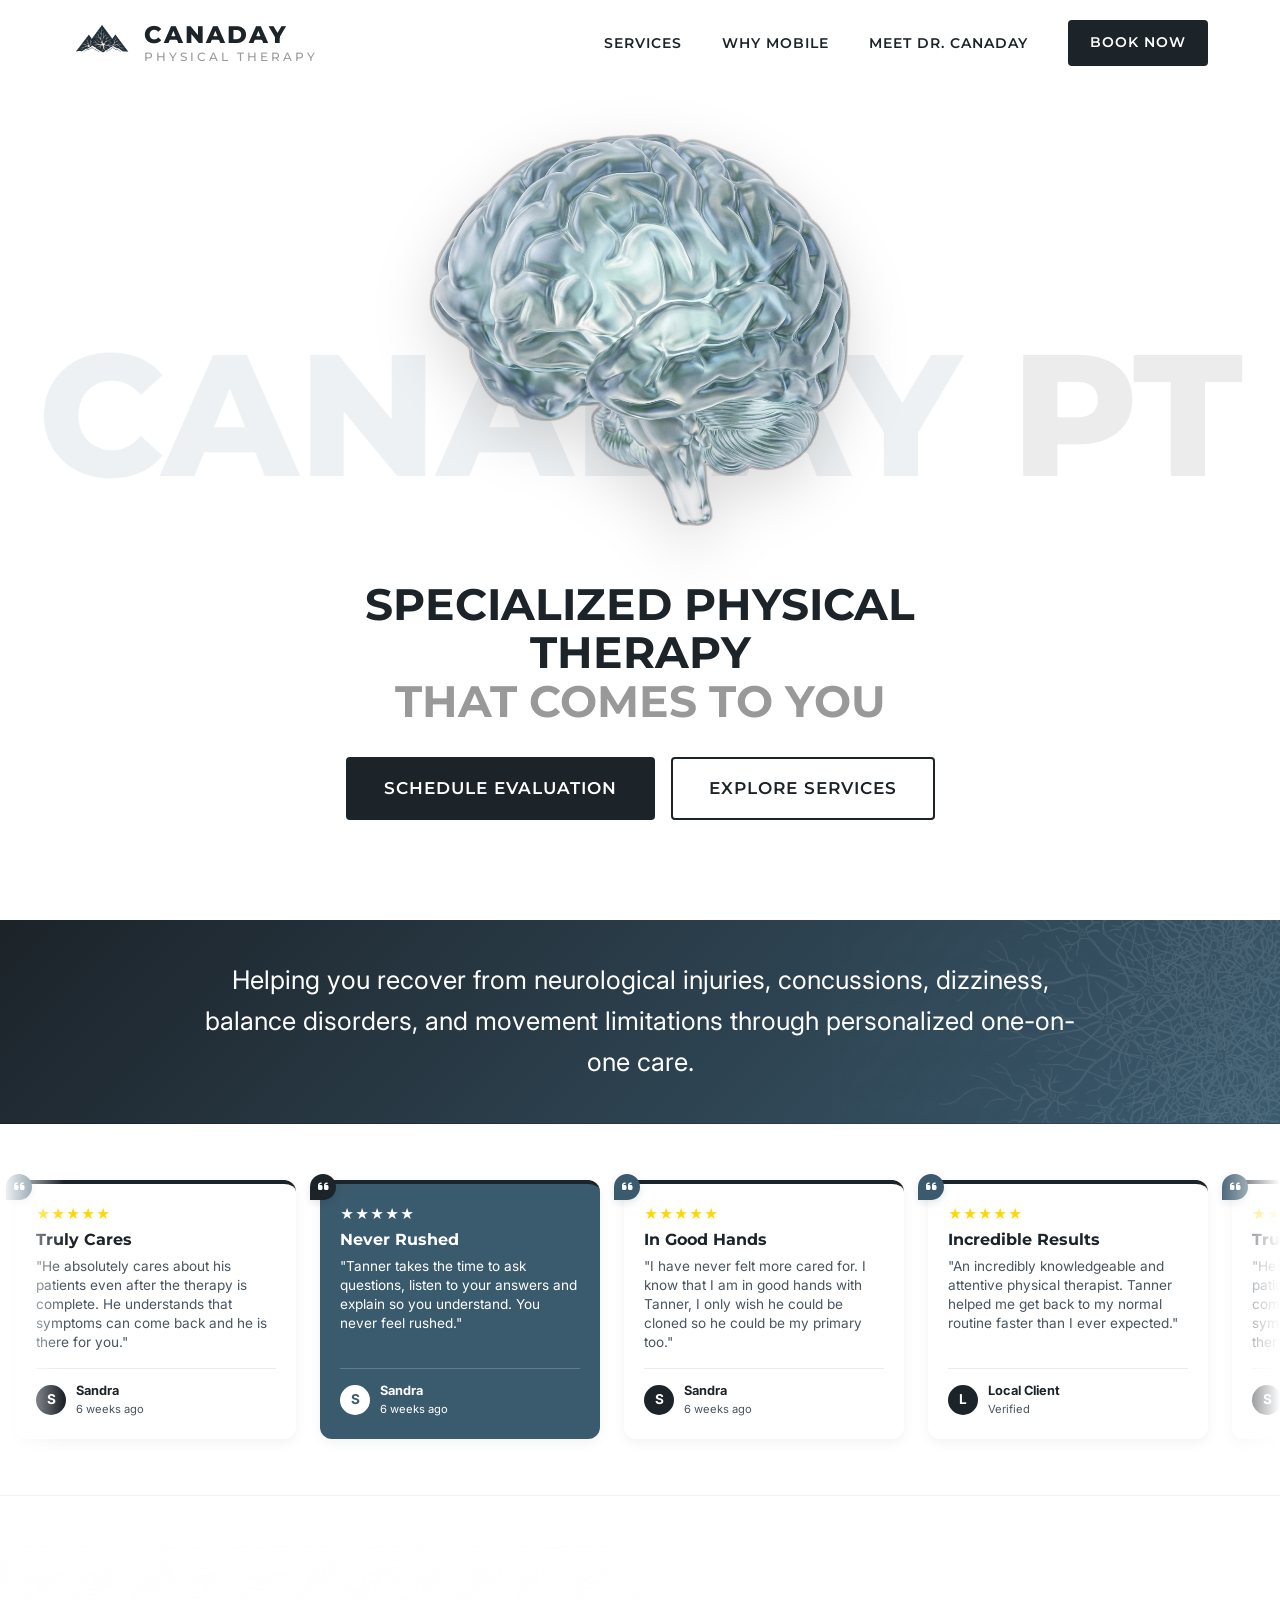
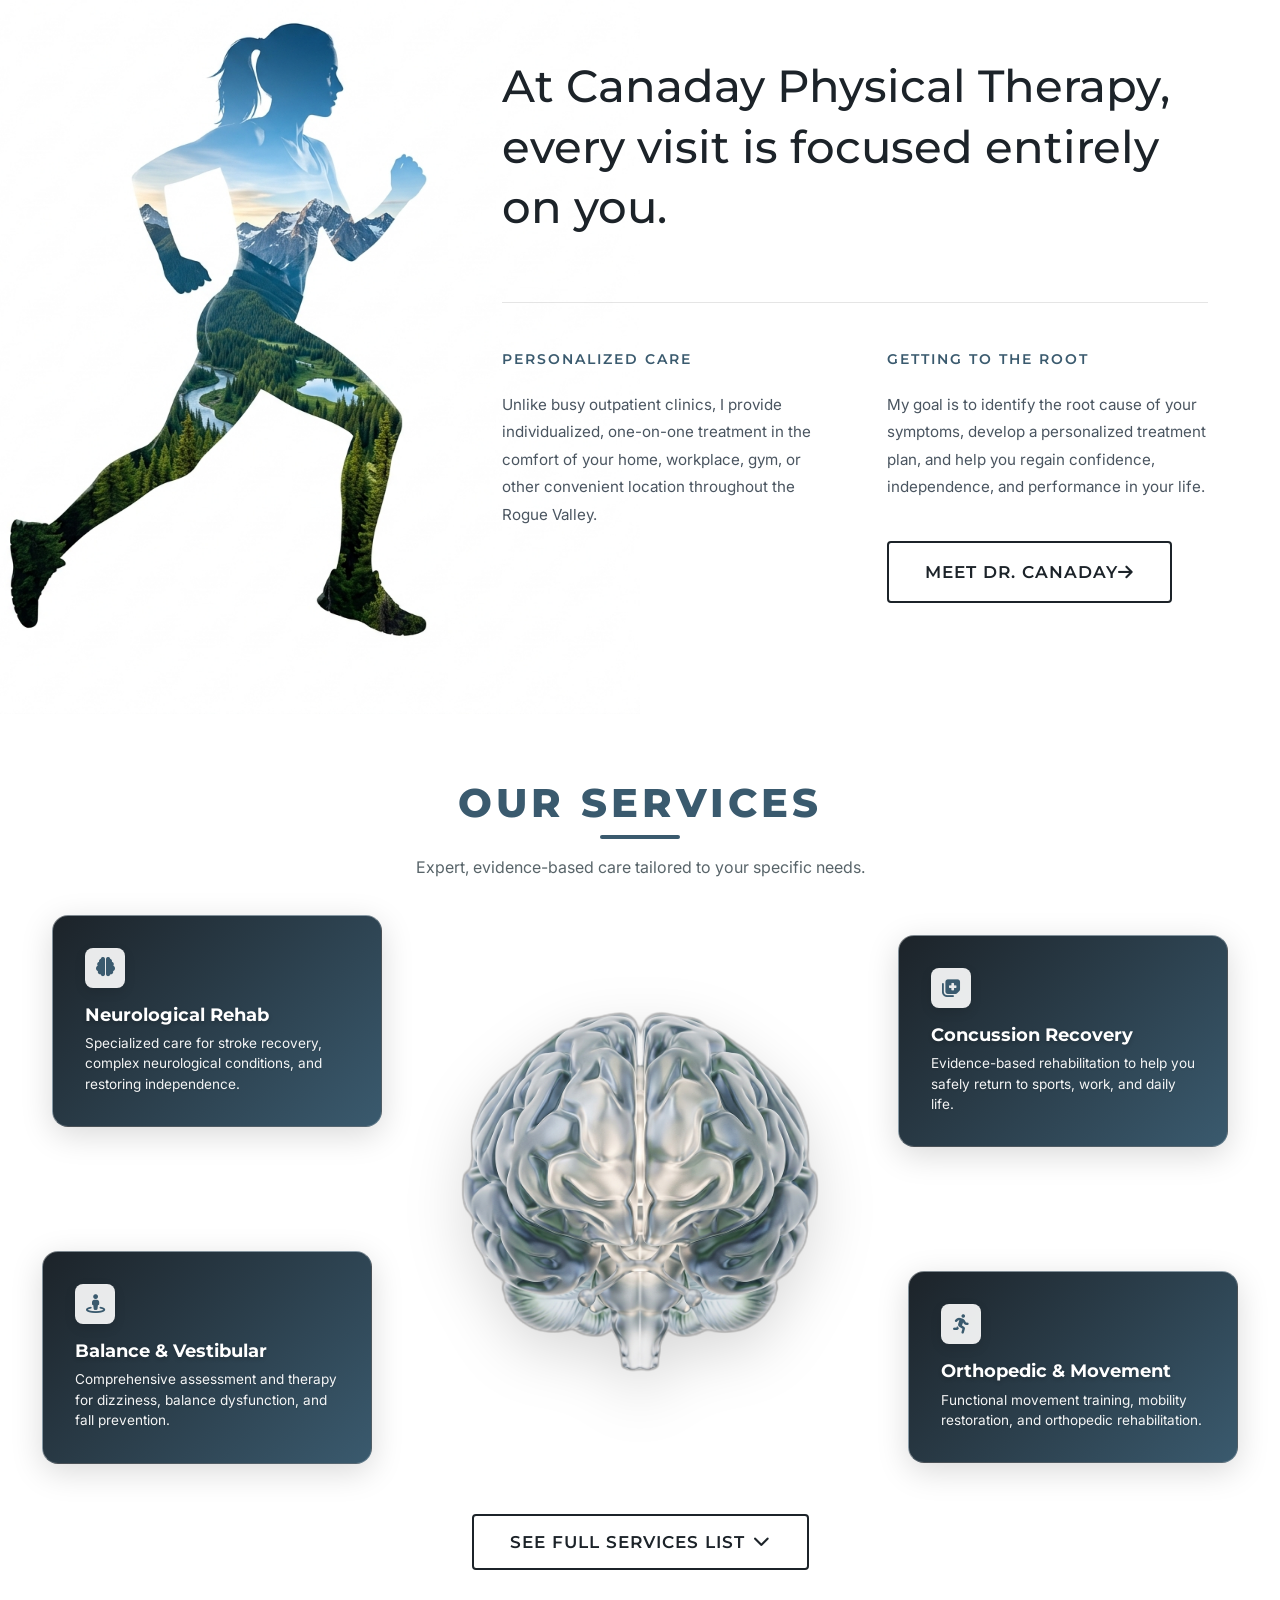
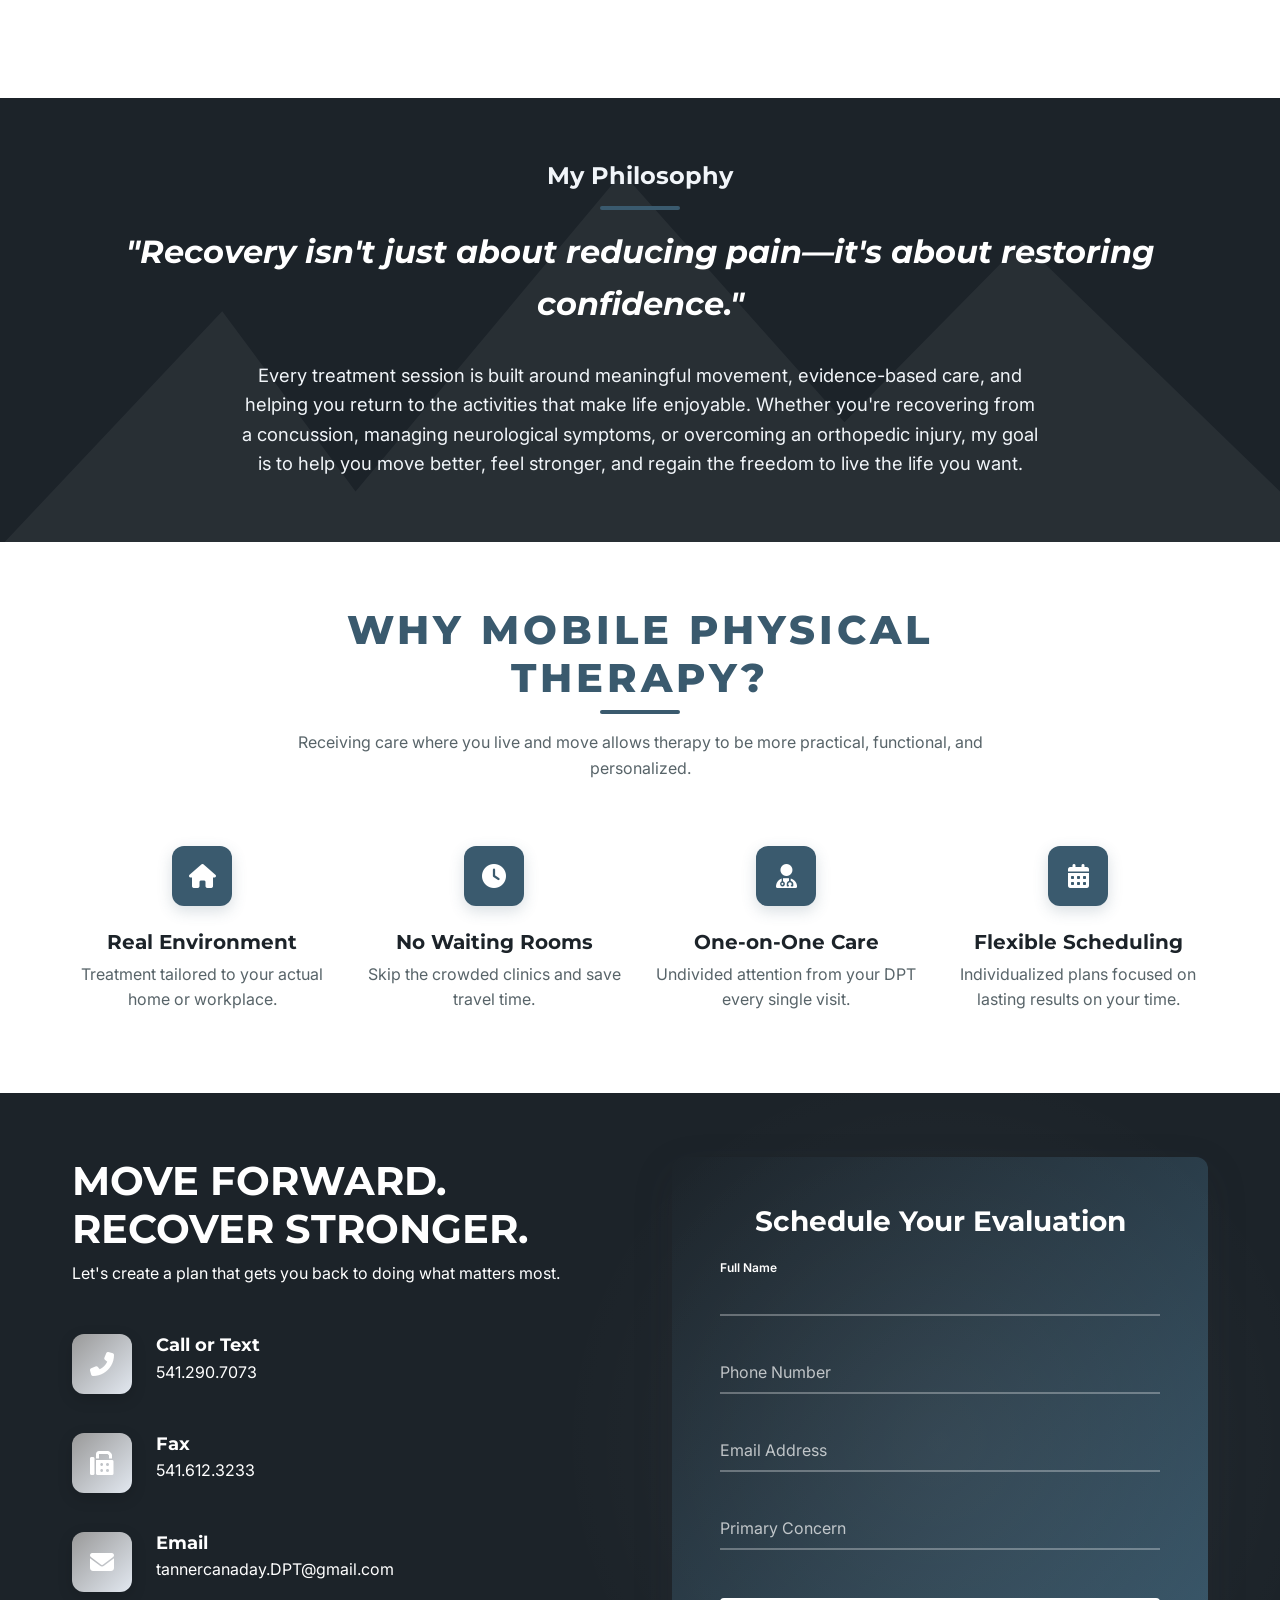
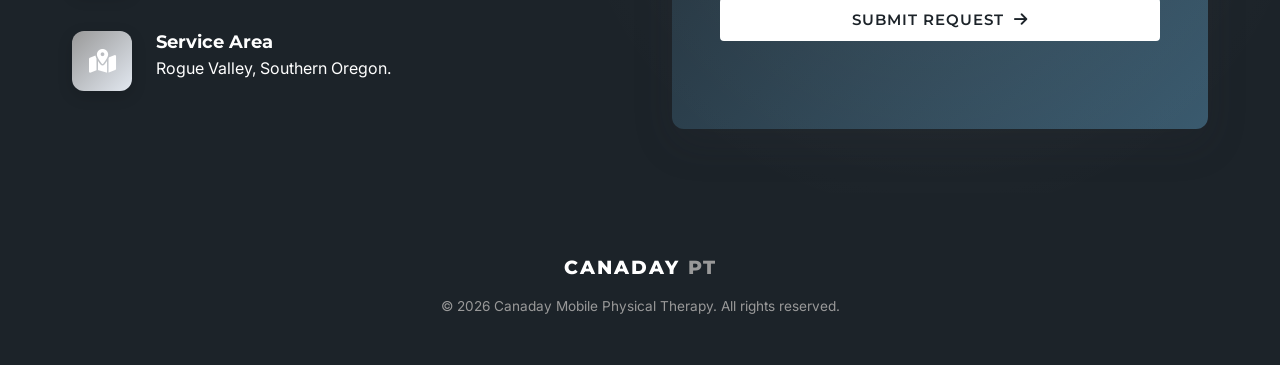
<file: index.html>
<!DOCTYPE html>
<html lang="en">
<head>
    <meta charset="UTF-8">
    <meta name="viewport" content="width=device-width, initial-scale=1.0">
    <title>Mobile Physical Therapy in Southern Oregon | Canaday PT</title>
    <meta name="description" content="Dr. Tanner Canaday provides specialized, one-on-one mobile physical therapy directly to your home in the Rogue Valley and Southern Oregon. Neurological rehab, concussion recovery, and orthopedics.">
    <meta name="keywords" content="mobile physical therapy, physical therapist, Medford PT, Southern Oregon physical therapy, Rogue Valley PT, concussion rehab, neurological physical therapy, vestibular therapy, stroke recovery, in-home physical therapy">
    
    <!-- OpenGraph / Social Media Tags -->
    <meta property="og:type" content="website">
    <meta property="og:url" content="https://www.canadaypt.com/">
    <meta property="og:title" content="Mobile Physical Therapy in Southern Oregon | Canaday PT">
    <meta property="og:description" content="Specialized Physical Therapy That Comes to You. Personalized one-on-one care in Southern Oregon.">
    <!-- Replace with an actual hero image URL once hosted -->
    <meta property="og:image" content="https://www.canadaypt.com/photos/dr-canaday-isolated.png">
    
    <!-- Local Business Schema (JSON-LD) -->
    <script type="application/ld+json">
    {
      "@context": "https://schema.org",
      "@type": "PhysicalTherapy",
      "name": "Canaday Mobile Physical Therapy",
      "image": "https://www.canadaypt.com/logo/CanadayPT%20logo%20crop.png",
      "@id": "https://www.canadaypt.com/",
      "url": "https://www.canadaypt.com/",
      "telephone": "541-290-7073",
      "email": "tannercanaday.DPT@gmail.com",
      "address": {
        "@type": "PostalAddress",
        "addressLocality": "Medford",
        "addressRegion": "OR",
        "addressCountry": "US"
      },
      "areaServed": [
        "Medford, OR",
        "Ashland, OR",
        "Grants Pass, OR",
        "Rogue Valley, OR",
        "Southern Oregon"
      ],
      "priceRange": "$$",
      "description": "Dr. Tanner Canaday provides specialized, one-on-one mobile physical therapy directly to your home in the Rogue Valley and Southern Oregon.",
      "medicalSpecialty": [
        "PhysicalTherapy",
        "Neurologic",
        "Orthopedic"
      ]
    }
    </script>

    <!-- Fonts -->
    <link rel="preconnect" href="https://fonts.googleapis.com">
    <link rel="preconnect" href="https://fonts.gstatic.com" crossorigin>
    <link href="https://fonts.googleapis.com/css2?family=Inter:wght@300;400;500;600&family=Montserrat:wght@500;700;800&display=swap" rel="stylesheet">
    <link rel="stylesheet" href="css/style.css?v=4">
    <!-- FontAwesome for Icons -->
    <link rel="stylesheet" href="https://cdnjs.cloudflare.com/ajax/libs/font-awesome/6.4.0/css/all.min.css">
</head>
<body>
    
    <!-- Navigation -->
    <nav class="navbar" id="navbar">
        <div class="container nav-container">
            <a href="#" class="logo">
                <img src="logo/CanadayPT%20logo%20crop.png" alt="Canaday PT Logo" class="nav-logo-img">
                <span class="logo-text">CANADAY<br><small>PHYSICAL THERAPY</small></span>
            </a>
            <ul class="nav-links">
                <li><a href="#services">Services</a></li>
                <li><a href="#mobile">Why Mobile</a></li>
                <li><a href="about.html">Meet Dr. Canaday</a></li>
                <li><a href="#contact" class="btn btn-primary btn-sm">Book Now</a></li>
            </ul>
            <div class="hamburger">
                <i class="fas fa-bars"></i>
            </div>
        </div>
    </nav>



    <!-- Hero Section -->
    <section class="hero" id="home">
        <!-- Huge background text -->
        <div class="hero-bg-text">CANADAY <span class="hero-bg-text-blue">PT</span></div>
        
        <div class="container hero-content">
            <div class="hero-brain-wrapper">
                <img src="photos/hero-brain-glassmorphism.png" alt="Sleek Glassmorphism Brain" class="hero-brain-img reveal">
            </div>
            <h1 class="reveal fade-bottom delay-1">Specialized Physical Therapy<br><span>That Comes to You</span></h1>
            <div class="hero-buttons">
                <a href="#contact" class="btn btn-primary btn-large">Schedule Evaluation</a>
                <a href="#services" class="btn btn-outline btn-large">Explore Services</a>
            </div>
        </div>
    </section>

    <!-- Intro Statement Section -->
    <section class="intro-statement section-padding">
        <img src="photos/neurons-organic.png" alt="Organic Neurons representing Neurological Care" class="intro-watermark">
        <div class="container text-center reveal fade-bottom">
            <h3 class="lead-text">Helping you recover from neurological injuries, concussions, dizziness, balance disorders, and movement limitations through personalized one-on-one care.</h3>
        </div>
    </section>

    <!-- Reviews Carousel Section (Card Marquee) -->
    <section class="reviews-section">
        <div class="reviews-track-container">
            <div class="reviews-track">
                <!-- Original Set of Cards -->
                <div class="review-card">
                    <div class="quote-badge"><i class="fas fa-quote-left"></i></div>
                    <div class="stars">★★★★★</div>
                    <h4>Truly Cares</h4>
                    <p>"He absolutely cares about his patients even after the therapy is complete. He understands that symptoms can come back and he is there for you."</p>
                    <div class="review-author-block">
                        <div class="avatar">S</div>
                        <div class="author-info">
                            <strong>Sandra</strong>
                            <span>6 weeks ago</span>
                        </div>
                    </div>
                </div>
                
                <div class="review-card highlight-card">
                    <div class="quote-badge"><i class="fas fa-quote-left"></i></div>
                    <div class="stars">★★★★★</div>
                    <h4>Never Rushed</h4>
                    <p>"Tanner takes the time to ask questions, listen to your answers and explain so you understand. You never feel rushed."</p>
                    <div class="review-author-block">
                        <div class="avatar">S</div>
                        <div class="author-info">
                            <strong>Sandra</strong>
                            <span>6 weeks ago</span>
                        </div>
                    </div>
                </div>

                <div class="review-card">
                    <div class="quote-badge"><i class="fas fa-quote-left"></i></div>
                    <div class="stars">★★★★★</div>
                    <h4>In Good Hands</h4>
                    <p>"I have never felt more cared for. I know that I am in good hands with Tanner, I only wish he could be cloned so he could be my primary too."</p>
                    <div class="review-author-block">
                        <div class="avatar">S</div>
                        <div class="author-info">
                            <strong>Sandra</strong>
                            <span>6 weeks ago</span>
                        </div>
                    </div>
                </div>

                <div class="review-card">
                    <div class="quote-badge"><i class="fas fa-quote-left"></i></div>
                    <div class="stars">★★★★★</div>
                    <h4>Incredible Results</h4>
                    <p>"An incredibly knowledgeable and attentive physical therapist. Tanner helped me get back to my normal routine faster than I ever expected."</p>
                    <div class="review-author-block">
                        <div class="avatar">L</div>
                        <div class="author-info">
                            <strong>Local Client</strong>
                            <span>Verified</span>
                        </div>
                    </div>
                </div>

                <!-- Duplicate Set for Seamless Infinite Scroll -->
                <div class="review-card">
                    <div class="quote-badge"><i class="fas fa-quote-left"></i></div>
                    <div class="stars">★★★★★</div>
                    <h4>Truly Cares</h4>
                    <p>"He absolutely cares about his patients even after the therapy is complete. He understands that symptoms can come back and he is there for you."</p>
                    <div class="review-author-block">
                        <div class="avatar">S</div>
                        <div class="author-info">
                            <strong>Sandra</strong>
                            <span>6 weeks ago</span>
                        </div>
                    </div>
                </div>
                
                <div class="review-card highlight-card">
                    <div class="quote-badge"><i class="fas fa-quote-left"></i></div>
                    <div class="stars">★★★★★</div>
                    <h4>Never Rushed</h4>
                    <p>"Tanner takes the time to ask questions, listen to your answers and explain so you understand. You never feel rushed."</p>
                    <div class="review-author-block">
                        <div class="avatar">S</div>
                        <div class="author-info">
                            <strong>Sandra</strong>
                            <span>6 weeks ago</span>
                        </div>
                    </div>
                </div>

                <div class="review-card">
                    <div class="quote-badge"><i class="fas fa-quote-left"></i></div>
                    <div class="stars">★★★★★</div>
                    <h4>In Good Hands</h4>
                    <p>"I have never felt more cared for. I know that I am in good hands with Tanner, I only wish he could be cloned so he could be my primary too."</p>
                    <div class="review-author-block">
                        <div class="avatar">S</div>
                        <div class="author-info">
                            <strong>Sandra</strong>
                            <span>6 weeks ago</span>
                        </div>
                    </div>
                </div>

                <div class="review-card">
                    <div class="quote-badge"><i class="fas fa-quote-left"></i></div>
                    <div class="stars">★★★★★</div>
                    <h4>Incredible Results</h4>
                    <p>"An incredibly knowledgeable and attentive physical therapist. Tanner helped me get back to my normal routine faster than I ever expected."</p>
                    <div class="review-author-block">
                        <div class="avatar">L</div>
                        <div class="author-info">
                            <strong>Local Client</strong>
                            <span>Verified</span>
                        </div>
                    </div>
                </div>
            </div>
        </div>
    </section>

    <!-- About Section (Overlap Layout) -->
    <section class="about-overlap section-padding" id="about">
        <!-- Floating background object -->
        <img src="photos/nature_double_exposure.png" alt="Double Exposure Physical Therapy" class="about-bg-object">
        
        <div class="container about-overlap-container">
            <div class="about-overlap-content reveal fade-up">
                <h2 class="about-main-headline">At Canaday Physical Therapy, every visit is focused entirely on you.</h2>
                <div class="about-separator"></div>
                <div class="about-two-col">
                    <div class="col">
                        <h4 class="col-title">Personalized Care</h4>
                        <p>Unlike busy outpatient clinics, I provide individualized, one-on-one treatment in the comfort of your home, workplace, gym, or other convenient location throughout the Rogue Valley.</p>
                    </div>
                    <div class="col">
                        <h4 class="col-title">Getting to the Root</h4>
                        <p>My goal is to identify the root cause of your symptoms, develop a personalized treatment plan, and help you regain confidence, independence, and performance in your life.</p>
                        <div style="margin-top: 40px;">
                            <a href="about.html" class="btn btn-outline btn-large">Meet Dr. Canaday <i class="fas fa-arrow-right"></i></a>
                        </div>
                    </div>
                </div>
            </div>
        </div>
    </section>

    <!-- Services Section -->
    <section class="services section-padding" id="services">
        <div class="container-wide">
            <div class="section-header reveal fade-bottom">
                <h2>Our Services</h2>
                <div class="divider"></div>
                <p>Expert, evidence-based care tailored to your specific needs.</p>
            </div>
            
            <div class="services-interactive-layout">
                <!-- Left Cards -->
                <div class="services-col">
                    <div class="service-card-blue reveal fade-right">
                        <div class="service-icon"><i class="fas fa-brain"></i></div>
                        <h3>Neurological Rehab</h3>
                        <p>Specialized care for stroke recovery, complex neurological conditions, and restoring independence.</p>
                    </div>
                    <div class="service-card-blue reveal fade-right">
                        <div class="service-icon"><i class="fas fa-street-view"></i></div>
                        <h3>Balance & Vestibular</h3>
                        <p>Comprehensive assessment and therapy for dizziness, balance dysfunction, and fall prevention.</p>
                    </div>
                </div>

                <!-- Center Image -->
                <div class="services-center reveal fade-bottom">
                    <img src="photos/services-brain-glassmorphism.png" alt="Sleek Glassmorphism Brain Front View" class="services-center-img">
                </div>

                <!-- Right Cards -->
                <div class="services-col">
                    <div class="service-card-blue reveal fade-left">
                        <div class="service-icon"><i class="fas fa-notes-medical"></i></div>
                        <h3>Concussion Recovery</h3>
                        <p>Evidence-based rehabilitation to help you safely return to sports, work, and daily life.</p>
                    </div>
                    <div class="service-card-blue reveal fade-left">
                        <div class="service-icon"><i class="fas fa-running"></i></div>
                        <h3>Orthopedic & Movement</h3>
                        <p>Functional movement training, mobility restoration, and orthopedic rehabilitation.</p>
                    </div>
                </div>
            </div>

            <!-- See More Accordion -->
            <div class="services-accordion-wrapper reveal fade-bottom">
                <button class="btn btn-outline btn-large accordion-toggle" id="servicesToggleBtn">See Full Services List <i class="fas fa-chevron-down"></i></button>
                <div class="services-accordion-content" id="servicesAccordion">
                    <ul class="full-services-list">
                        <li><i class="fas fa-check-circle"></i> Concussion Rehabilitation</li>
                        <li><i class="fas fa-check-circle"></i> Vestibular & Dizziness Therapy</li>
                        <li><i class="fas fa-check-circle"></i> Stroke Rehabilitation</li>
                        <li><i class="fas fa-check-circle"></i> Balance & Fall Prevention</li>
                        <li><i class="fas fa-check-circle"></i> Neurological Physical Therapy</li>
                        <li><i class="fas fa-check-circle"></i> Functional Movement Training</li>
                        <li><i class="fas fa-check-circle"></i> Mobility & Strength Restoration</li>
                        <li><i class="fas fa-check-circle"></i> Orthopedic Rehabilitation</li>
                        <li><i class="fas fa-check-circle"></i> Return-to-Sport Progressions</li>
                    </ul>
                </div>
            </div>
        </div>
    </section>

    <!-- Philosophy Section (New) -->
    <section class="philosophy section-padding">
        <div class="container">
            <div class="philosophy-content reveal fade-bottom">
                <h2>My Philosophy</h2>
                <div class="divider"></div>
                <blockquote>"Recovery isn't just about reducing pain—it's about restoring confidence."</blockquote>
                <p>Every treatment session is built around meaningful movement, evidence-based care, and helping you return to the activities that make life enjoyable. Whether you're recovering from a concussion, managing neurological symptoms, or overcoming an orthopedic injury, my goal is to help you move better, feel stronger, and regain the freedom to live the life you want.</p>
            </div>
        </div>
    </section>

    <!-- Why Mobile Section (New) -->
    <section class="why-mobile section-padding" id="mobile">
        <div class="container">
            <div class="section-header reveal fade-bottom">
                <h2>Why Mobile Physical Therapy?</h2>
                <div class="divider"></div>
                <p>Receiving care where you live and move allows therapy to be more practical, functional, and personalized.</p>
            </div>
            <div class="benefits-grid">
                <div class="benefit-item reveal fade-bottom">
                    <i class="fas fa-home"></i>
                    <h4>Real Environment</h4>
                    <p>Treatment tailored to your actual home or workplace.</p>
                </div>
                <div class="benefit-item reveal fade-bottom delay-1">
                    <i class="fas fa-clock"></i>
                    <h4>No Waiting Rooms</h4>
                    <p>Skip the crowded clinics and save travel time.</p>
                </div>
                <div class="benefit-item reveal fade-bottom delay-2">
                    <i class="fas fa-user-md"></i>
                    <h4>One-on-One Care</h4>
                    <p>Undivided attention from your DPT every single visit.</p>
                </div>
                <div class="benefit-item reveal fade-bottom delay-3">
                    <i class="fas fa-calendar-alt"></i>
                    <h4>Flexible Scheduling</h4>
                    <p>Individualized plans focused on lasting results on your time.</p>
                </div>
            </div>
        </div>
    </section>

    <!-- Contact / Lead Gen -->
    <section class="contact section-padding" id="contact">
        <div class="container contact-container">
            <div class="contact-info reveal fade-right">
                <h2>Move Forward.<br>Recover Stronger.</h2>
                <p>Let's create a plan that gets you back to doing what matters most.</p>
                
                <div class="info-item">
                    <i class="fas fa-phone-alt"></i>
                    <div>
                        <h4>Call or Text</h4>
                        <p>541.290.7073</p>
                    </div>
                </div>
                <div class="info-item">
                    <i class="fas fa-fax"></i>
                    <div>
                        <h4>Fax</h4>
                        <p>541.612.3233</p>
                    </div>
                </div>
                <div class="info-item">
                    <i class="fas fa-envelope"></i>
                    <div>
                        <h4>Email</h4>
                        <p>tannercanaday.DPT@gmail.com</p>
                    </div>
                </div>
                <div class="info-item">
                    <i class="fas fa-map-marked-alt"></i>
                    <div>
                        <h4>Service Area</h4>
                        <p>Rogue Valley, Southern Oregon.</p>
                    </div>
                </div>
            </div>
            
            <div class="contact-form-wrapper reveal fade-left delay-1">
                <form class="contact-form" id="leadForm" action="https://formsubmit.co/tannercanaday.DPT@gmail.com" method="POST">
                    <h3>Schedule Your Evaluation</h3>
                    
                    <div class="form-group">
                        <input type="hidden" name="_subject" value="New Patient Evaluation Request!">
                        <input type="text" id="name" name="name" placeholder=" " required>
                        <label for="name">Full Name</label>
                    </div>
                    
                    <div class="form-group">
                        <input type="tel" id="phone" name="phone" placeholder=" " required>
                        <label for="phone">Phone Number</label>
                    </div>
                    
                    <div class="form-group">
                        <input type="email" id="email" name="email" placeholder=" " required>
                        <label for="email">Email Address</label>
                    </div>
                    
                    <div class="form-group">
                        <select id="service" name="service" required>
                            <option value="" disabled selected></option>
                            <option value="neuro">Neurological Rehab</option>
                            <option value="concussion">Concussion / Vestibular</option>
                            <option value="orthopedic">Orthopedic / Sports Injury</option>
                            <option value="other">Other Inquiry</option>
                        </select>
                        <label for="service" class="select-label">Primary Concern</label>
                    </div>
                    
                    <button type="submit" class="btn btn-primary btn-block">Submit Request <i class="fas fa-arrow-right"></i></button>
                </form>
            </div>
        </div>
    </section>

    <footer>
        <div class="container footer-content">
            <div class="footer-brand">
                <h3>CANADAY <span>PT</span></h3>
            </div>
            <div class="footer-links">
                <p>&copy; 2026 Canaday Mobile Physical Therapy. All rights reserved.</p>
            </div>
        </div>
    </footer>

    <script src="js/main.js"></script>
</body>
</html>
</file>
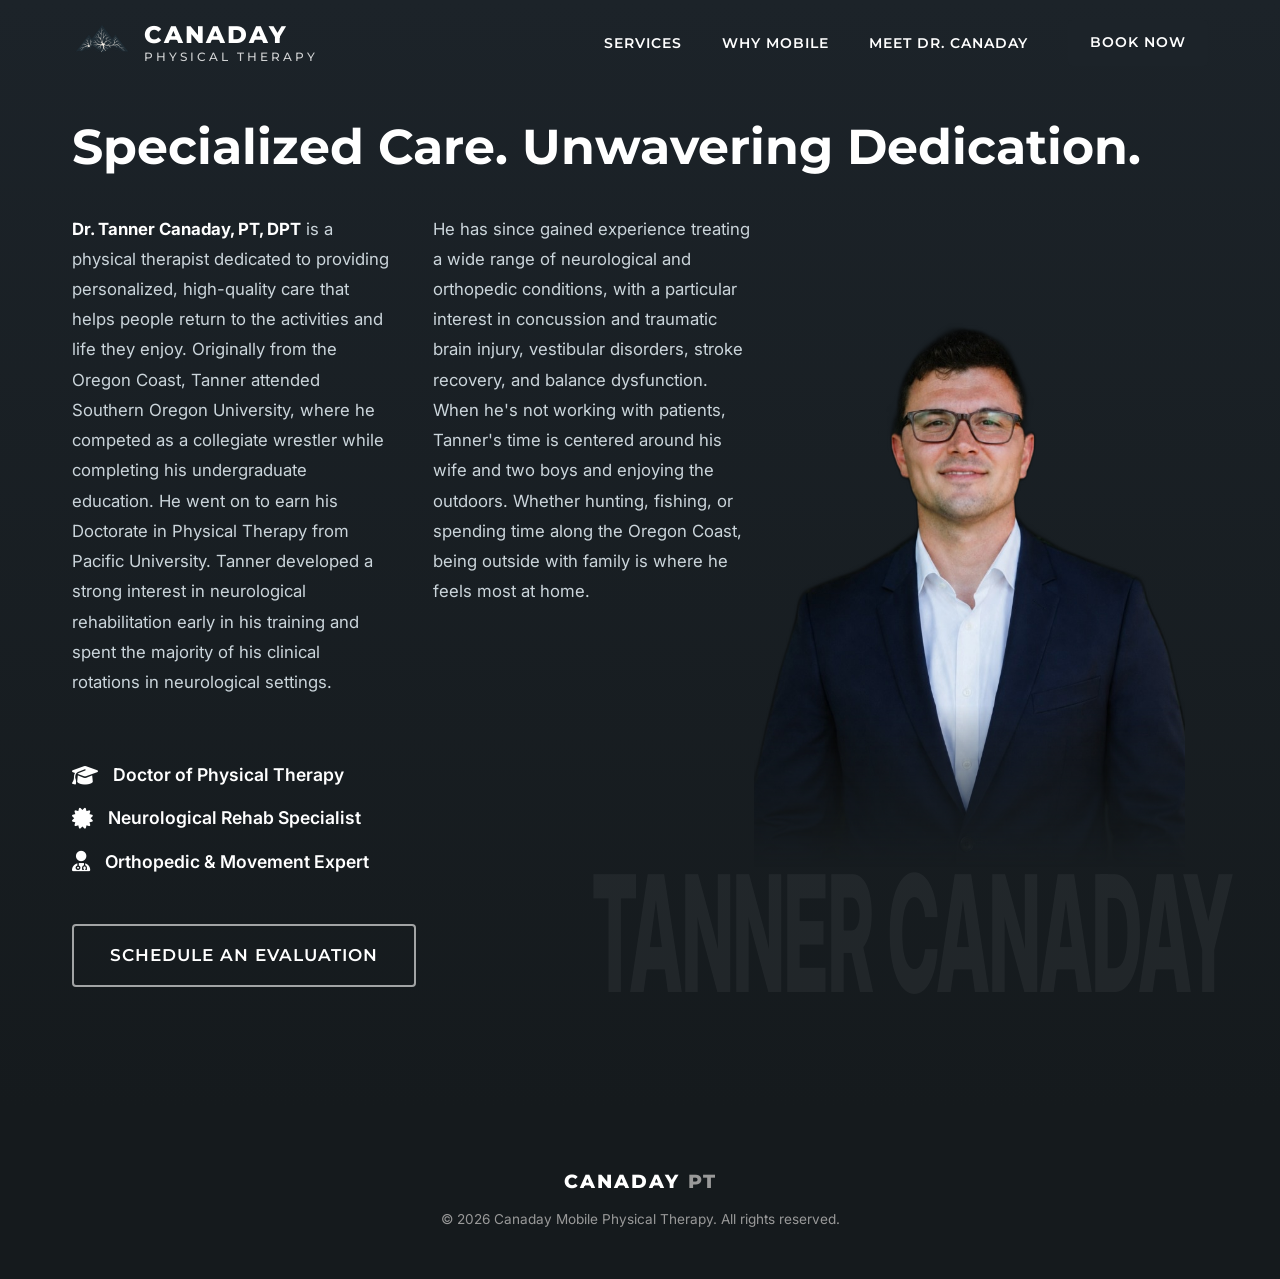
<file: about.html>
<!DOCTYPE html>
<html lang="en">
<head>
    <meta charset="UTF-8">
    <meta name="viewport" content="width=device-width, initial-scale=1.0">
    <title>Meet Dr. Tanner Canaday | Mobile Physical Therapist in Medford, OR</title>
    <meta name="description" content="Meet Dr. Tanner Canaday, a specialized physical therapist bringing expert neurological and orthopedic care directly to you in Southern Oregon.">
    <meta name="keywords" content="Dr. Tanner Canaday, mobile physical therapist, Medford PT, neurological rehab specialist, orthopedic physical therapist, Southern Oregon">
    
    <!-- OpenGraph / Social Media Tags -->
    <meta property="og:type" content="profile">
    <meta property="og:url" content="https://www.canadaypt.com/about.html">
    <meta property="og:title" content="Meet Dr. Tanner Canaday | Mobile Physical Therapist">
    <meta property="og:description" content="Meet Dr. Tanner Canaday, a specialized physical therapist bringing expert neurological and orthopedic care directly to you in Southern Oregon.">
    <meta property="og:image" content="https://www.canadaypt.com/photos/dr-canaday-isolated.png">
    
    <!-- Fonts -->
    <link rel="preconnect" href="https://fonts.googleapis.com">
    <link rel="preconnect" href="https://fonts.gstatic.com" crossorigin>
    <link href="https://fonts.googleapis.com/css2?family=Inter:wght@300;400;500;600&family=Montserrat:wght@500;700;800&display=swap" rel="stylesheet">
    <link rel="stylesheet" href="css/style.css?v=4">
    <!-- FontAwesome for Icons -->
    <link rel="stylesheet" href="https://cdnjs.cloudflare.com/ajax/libs/font-awesome/6.4.0/css/all.min.css">
</head>
<body class="internal-page">
    
    <!-- Navigation -->
    <nav class="navbar scrolled" id="navbar">
        <div class="container nav-container">
            <a href="index.html" class="logo">
                <img src="logo/CanadayPT%20logo%20crop.png" alt="Canaday PT Logo" class="nav-logo-img">
                <span class="logo-text">CANADAY<br><small>PHYSICAL THERAPY</small></span>
            </a>
            <ul class="nav-links">
                <li><a href="index.html#services">Services</a></li>
                <li><a href="index.html#mobile">Why Mobile</a></li>
                <li><a href="about.html" class="active">Meet Dr. Canaday</a></li>
                <li><a href="index.html#contact" class="btn btn-primary btn-sm">Book Now</a></li>
            </ul>
            <div class="hamburger">
                <i class="fas fa-bars"></i>
            </div>
        </div>
    </nav>

    <!-- Modern Editorial Hero -->
    <section class="about-modern-hero">
        <div class="container about-modern-container">
            <div class="about-modern-content">
                <h1 class="modern-headline reveal fade-right">Specialized Care. Unwavering Dedication.</h1>
                <div class="modern-bio-columns reveal fade-right delay-1">
                    <div class="bio-col">
                        <p><strong>Dr. Tanner Canaday, PT, DPT</strong> is a physical therapist dedicated to providing personalized, high-quality care that helps people return to the activities and life they enjoy. Originally from the Oregon Coast, Tanner attended Southern Oregon University, where he competed as a collegiate wrestler while completing his undergraduate education. He went on to earn his Doctorate in Physical Therapy from Pacific University. Tanner developed a strong interest in neurological rehabilitation early in his training and spent the majority of his clinical rotations in neurological settings.</p>
                    </div>
                    <div class="bio-col">
                        <p>He has since gained experience treating a wide range of neurological and orthopedic conditions, with a particular interest in concussion and traumatic brain injury, vestibular disorders, stroke recovery, and balance dysfunction. When he's not working with patients, Tanner's time is centered around his wife and two boys and enjoying the outdoors. Whether hunting, fishing, or spending time along the Oregon Coast, being outside with family is where he feels most at home.</p>
                    </div>
                </div>
                
                <img src="photos/dr-canaday-isolated.png" alt="Dr. Tanner Canaday" class="modern-hero-image reveal fade-left delay-1">
                
                <div class="modern-credentials reveal fade-right delay-2">
                    <div class="credential-item">
                        <i class="fas fa-graduation-cap"></i>
                        <span>Doctor of Physical Therapy</span>
                    </div>
                    <div class="credential-item">
                        <i class="fas fa-certificate"></i>
                        <span>Neurological Rehab Specialist</span>
                    </div>
                    <div class="credential-item">
                        <i class="fas fa-user-md"></i>
                        <span>Orthopedic & Movement Expert</span>
                    </div>
                </div>
                
                <a href="index.html#contact" class="btn btn-outline btn-large mt-4 reveal fade-up delay-2" style="position: relative; z-index: 10; border-color: rgba(255,255,255,0.6); color: #fff;">Schedule an Evaluation</a>
                
                <div class="modern-background-text">
                    TANNER CANADAY
                </div>
            </div>
        </div>
    </section>


    <footer>
        <div class="container footer-content">
            <div class="footer-brand">
                <h3>CANADAY <span>PT</span></h3>
            </div>
            <div class="footer-links">
                <p>&copy; 2026 Canaday Mobile Physical Therapy. All rights reserved.</p>
            </div>
        </div>
    </footer>

    <script src="js/main.js"></script>
</body>
</html>
</file>
<file: css/style.css>
/* ==========================================================================
   CSS Variables & Global Styles
   ========================================================================== */
:root {
    /* Brand Colors extracted from mood board */
    --color-primary-dark: #1C2329; /* Cooler Deep Charcoal */
    --color-secondary-dark: #4A5560; /* Cooler Slate Grey */
    --color-accent-warm: #999999; /* Grey Accent (Matching Footer) */
    --color-bg-light: #F1F5F9; /* Ice Silver Background (Replacing Beige) */
    --color-bg-white: #FFFFFF; /* Pure White Background (Replacing Warm White) */
    --color-brand-blue: #3A5A6E; /* Slate Blue (Replacing Green) */
    --color-text-main: #22282D;
    --color-text-light: #586469;
    --color-white: #ffffff;
    
    /* Typography */
    --font-heading: 'Montserrat', sans-serif;
    --font-body: 'Inter', sans-serif;
    
    /* Transitions & Shadows */
    --transition-fast: 0.3s cubic-bezier(0.25, 0.8, 0.25, 1);
    --transition-smooth: 0.6s cubic-bezier(0.16, 1, 0.3, 1);
    --shadow-soft: 0 10px 30px rgba(44, 50, 54, 0.08);
    --shadow-hover: 0 15px 40px rgba(44, 50, 54, 0.15);
}

* {
    margin: 0;
    padding: 0;
    box-sizing: border-box;
}

html {
    scroll-behavior: smooth;
    scroll-padding-top: 100px; /* Offset for fixed navbar */
}

body {
    font-family: var(--font-body);
    color: var(--color-text-main);
    background-color: var(--color-bg-white);
    line-height: 1.6;
    overflow-x: hidden;
}

h1, h2, h3, h4, h5, h6 {
    font-family: var(--font-heading);
    font-weight: 700;
    line-height: 1.2;
    margin-bottom: 1rem;
    color: var(--color-primary-dark);
}

p {
    margin-bottom: 1rem;
    color: var(--color-text-light);
}

a {
    text-decoration: none;
    color: inherit;
    transition: var(--transition-fast);
}

ul {
    list-style: none;
}

.container {
    max-width: 1200px;
    margin: 0 auto;
    padding: 0 2rem;
}

.container-wide {
    max-width: 1500px;
    margin: 0 auto;
    padding: 0 2rem;
}

.section-padding {
    padding: 4rem 0; /* Reduced from 100px to tighten up the vertical spacing globally */
}

/* ==========================================================================
   Buttons
   ========================================================================== */
.btn {
    display: inline-flex;
    align-items: center;
    justify-content: center;
    padding: 12px 28px;
    font-family: var(--font-heading);
    font-weight: 600;
    font-size: 0.95rem;
    text-transform: uppercase;
    letter-spacing: 1px;
    border-radius: 4px;
    cursor: pointer;
    transition: var(--transition-fast);
    border: 2px solid transparent;
}

.btn-primary {
    background-color: var(--color-primary-dark);
    color: var(--color-white);
}

.btn-primary:hover {
    background-color: var(--color-brand-blue);
    transform: translateY(-2px);
    box-shadow: var(--shadow-soft);
}

.btn-outline {
    background-color: transparent;
    border-color: var(--color-primary-dark);
    color: var(--color-primary-dark);
}

.btn-outline:hover {
    background-color: var(--color-primary-dark);
    color: var(--color-white);
}

.btn-large {
    padding: 16px 36px;
    font-size: 1.05rem;
}

.btn-sm {
    padding: 10px 20px;
    font-size: 0.85rem;
}

.btn-block {
    width: 100%;
}

/* ==========================================================================
   Navigation
   ========================================================================== */
.navbar {
    position: fixed;
    top: 0;
    left: 0;
    width: 100%;
    z-index: 1000;
    padding: 20px 0;
    transition: var(--transition-fast);
    background-color: transparent;
}

.navbar.scrolled {
    background-color: rgba(255, 255, 255, 0.95);
    backdrop-filter: blur(10px);
    padding: 15px 0;
    box-shadow: 0 5px 20px rgba(0, 0, 0, 0.05);
}

.nav-container {
    display: flex;
    justify-content: space-between;
    align-items: center;
}

.logo {
    display: flex;
    align-items: center;
    gap: 12px;
    text-decoration: none;
}

.nav-logo-img {
    height: 40px;
    width: auto;
    object-fit: contain;
}

.logo-text {
    font-family: var(--font-heading);
    font-weight: 800;
    font-size: 1.5rem;
    line-height: 1;
    color: var(--color-primary-dark);
    letter-spacing: 2px;
}

.logo-text small {
    font-weight: 500;
    font-size: 0.75rem;
    letter-spacing: 3px;
    color: var(--color-accent-warm);
    display: block;
    margin-top: 4px;
}

.navbar.scrolled .logo-text,
.navbar.scrolled .logo-text small {
    /* Optional: change colors if background was dark */
}

.nav-links {
    display: flex;
    align-items: center;
    gap: 2.5rem;
}

.nav-links a:not(.btn) {
    font-family: var(--font-heading);
    font-weight: 600;
    font-size: 0.9rem;
    text-transform: uppercase;
    letter-spacing: 1px;
    color: var(--color-primary-dark);
    position: relative;
}

.nav-links a:not(.btn)::after {
    content: '';
    position: absolute;
    bottom: -4px;
    left: 0;
    width: 0%;
    height: 2px;
    background-color: var(--color-brand-blue);
    transition: var(--transition-fast);
}

.nav-links a:not(.btn):hover::after {
    width: 100%;
}

.hamburger {
    display: none;
    font-size: 1.5rem;
    cursor: pointer;
    color: var(--color-primary-dark);
}

/* ==========================================================================
   Hero Section
   ========================================================================== */
.hero {
    position: relative;
    min-height: 100vh;
    display: flex;
    align-items: center;
    justify-content: center;
    background-color: var(--color-bg-white); /* Clean background */
    overflow: hidden; /* Hide overflowing background text */
    padding-top: 80px;
    padding-bottom: 100px;
}

/* Huge text in the background */
.hero-bg-text {
    position: absolute;
    top: 45%;
    left: 50%;
    transform: translate(-50%, -50%);
    font-family: var(--font-heading);
    font-weight: 800;
    font-size: 13.5vw; /* Max size to fit on one line */
    line-height: 1;
    color: var(--color-brand-blue);
    opacity: 0.08;
    white-space: nowrap;
    width: 100%;
    z-index: 1;
    text-align: center;
    pointer-events: none;
}

.hero-bg-text-blue {
    color: var(--color-primary-dark); /* Subtle charcoal watermark */
}

.hero-content {
    position: relative;
    z-index: 10;
    max-width: 800px;
    text-align: center;
    display: flex;
    flex-direction: column;
    align-items: center;
}

#neural-canvas {
    position: absolute;
    top: 0;
    left: 0;
    width: 100%;
    height: 100%;
    z-index: 1;
    pointer-events: none;
}

.hero-brain-wrapper {
    display: flex;
    justify-content: center;
    width: 100%;
    animation: float 6s ease-in-out infinite;
    perspective: 1000px;
}

.hero-brain-img {
    max-width: 500px;
    width: 100%;
    height: auto;
    margin-bottom: 0;
    filter: drop-shadow(0 20px 30px rgba(0,0,0,0.15));
    transition: transform 0.1s cubic-bezier(0.2, 0.8, 0.2, 1);
    will-change: transform;
    transform-style: preserve-3d;
    transform: scale(1.35); /* Scale up visually without changing layout footprint */
}

@keyframes float {
    0% { transform: translateY(0px); }
    50% { transform: translateY(-20px); }
    100% { transform: translateY(0px); }
}

.hero h1 {
    font-size: 2.75rem;
    color: var(--color-primary-dark);
    margin-bottom: 0.5rem;
    text-transform: uppercase;
    line-height: 1.1;
}

.hero h1 span {
    color: var(--color-accent-warm);
}

.hero p {
    font-size: 1.25rem;
    color: var(--color-secondary-dark);
    margin-bottom: 2.5rem;
    font-weight: 500;
    max-width: 600px;
}

.hero-buttons {
    display: flex;
    justify-content: center;
    gap: 1rem;
    margin-top: 1.5rem;
}

/* ==========================================================================
   Intro Statement
   ========================================================================== */
.intro-statement {
    background: linear-gradient(135deg, var(--color-primary-dark), var(--color-brand-blue));
    border-bottom: 1px solid rgba(0,0,0,0.05);
    position: relative;
    overflow: hidden;
    padding: 2.5rem 0; /* Override global section padding to make this banner thinner */
}

.intro-watermark {
    position: absolute;
    top: 50%;
    right: 0;
    transform: translateY(-50%);
    height: 400px; 
    width: 35%;
    object-fit: cover;
    opacity: 0.15; /* Consistent opacity everywhere */
    filter: invert(1);
    mix-blend-mode: screen;
    z-index: 1;
    pointer-events: none;
}

.intro-statement .container {
    position: relative;
    z-index: 2;
}

.intro-statement .lead-text {
    color: #ffffff;
}

.text-center {
    text-align: center;
}

.lead-text {
    font-size: 1.6rem;
    color: var(--color-secondary-dark);
    line-height: 1.6;
    max-width: 900px;
    margin: 0 auto;
    font-weight: 400;
    font-family: var(--font-body);
}

/* ==========================================================================
   Section Headers
   ========================================================================== */
.section-header {
    text-align: center;
    max-width: 700px;
    margin: 0 auto 4rem;
}

.section-header h2 {
    font-size: 2.5rem;
    text-transform: uppercase;
    letter-spacing: 4px;
    color: var(--color-brand-blue);
    font-weight: 800;
    margin-bottom: 0.5rem; /* Pull divider closer */
}

.divider {
    width: 80px;
    height: 4px;
    background: linear-gradient(90deg, var(--color-brand-blue), var(--color-brand-blue));
    border-radius: 4px;
    margin: 0.5rem auto 1rem auto; /* Tighten spacing above and below divider */
}

.section-header p {
    margin-top: 0;
}

/* ==========================================================================
   Services Section
   ========================================================================== */
.services {
    background-color: var(--color-bg-white);
    padding-top: 1rem; /* Pull section much closer to the About section above it */
    padding-bottom: 6rem; /* Add extra space to clear the staggered cards at the bottom */
}

.services-interactive-layout {
    display: grid;
    grid-template-columns: 1fr auto 1fr;
    gap: 4rem; /* Increased gap to spread cards out horizontally */
    align-items: center;
    justify-items: center;
    margin-top: 4rem;
}

.services-col {
    display: flex;
    flex-direction: column;
    gap: 4rem;
}

.services-center {
    text-align: center;
    position: relative;
    z-index: 1; /* Lowered so cards and lines can overlay it */
}

.services-center-img {
    width: 100%;
    max-width: 450px;
    animation: float 6s ease-in-out infinite;
    filter: drop-shadow(0 20px 30px rgba(0,0,0,0.15));
}

.service-card-blue {
    /* Solid Gradient to match contact form */
    background: linear-gradient(135deg, var(--color-primary-dark), var(--color-brand-blue));
    backdrop-filter: blur(24px);
    -webkit-backdrop-filter: blur(24px);
    border: 1px solid rgba(255, 255, 255, 0.2);
    border-top: 1px solid rgba(255, 255, 255, 0.4);
    border-left: 1px solid rgba(255, 255, 255, 0.4);
    border-radius: 16px;
    padding: 2rem; /* Increased padding slightly for wider card */
    width: 330px; /* Made significantly wider */
    box-shadow: 0 8px 32px rgba(0, 0, 0, 0.15);
    position: relative;
    z-index: 10;
    transition: transform 0.3s ease, box-shadow 0.3s ease;
}

.service-card-blue:hover {
    box-shadow: 0 15px 40px rgba(0, 0, 0, 0.25);
}

.service-card-blue .service-icon {
    width: 40px;
    height: 40px;
    background: rgba(255, 255, 255, 0.9);
    color: var(--color-brand-blue); /* Updated to match green theme */
    border-radius: 8px;
    display: flex;
    align-items: center;
    justify-content: center;
    font-size: 1.2rem;
    margin-bottom: 1rem;
    box-shadow: 0 4px 12px rgba(0,0,0,0.1);
}

.service-card-blue h3 {
    color: #ffffff;
    font-size: 1.1rem;
    margin-bottom: 0.5rem;
    text-shadow: 0 2px 4px rgba(0,0,0,0.2);
}

.service-card-blue p {
    color: rgba(255, 255, 255, 0.95);
    font-size: 0.85rem;
    line-height: 1.5;
    margin-bottom: 0;
    text-shadow: 0 1px 2px rgba(0,0,0,0.1);
}

/* Staggering the cards and pulling them inward to overlap the brain image */
.services-col:first-child .service-card-blue:first-child { transform: translateX(20px) translateY(-30px); }
.services-col:first-child .service-card-blue:last-child { transform: translateX(10px) translateY(30px); }
.services-col:last-child .service-card-blue:first-child { transform: translateX(-20px) translateY(-20px); }
.services-col:last-child .service-card-blue:last-child { transform: translateX(-10px) translateY(40px); }

/* ==========================================================================
   Services Accordion
   ========================================================================== */
.services-accordion-wrapper {
    margin-top: 5rem;
    text-align: center;
}

.accordion-toggle {
    display: inline-flex;
    align-items: center;
    gap: 0.5rem;
    margin-bottom: 2rem;
}

.accordion-toggle i {
    transition: transform 0.3s ease;
}

.accordion-toggle.active i {
    transform: rotate(180deg);
}

.services-accordion-content {
    max-height: 0;
    overflow: hidden;
    transition: max-height 0.5s cubic-bezier(0.16, 1, 0.3, 1), opacity 0.3s ease;
    opacity: 0;
}

.services-accordion-content.open {
    max-height: 1000px; /* large enough to fit content */
    opacity: 1;
}

.full-services-list {
    list-style: none;
    display: grid;
    grid-template-columns: repeat(auto-fit, minmax(300px, 1fr));
    gap: 1.5rem;
    text-align: left;
    max-width: 1000px;
    margin: 0 auto;
    padding: 2.5rem;
    
    /* Solid Gradient to match contact form */
    background: linear-gradient(135deg, var(--color-primary-dark), var(--color-brand-blue));
    backdrop-filter: blur(24px);
    -webkit-backdrop-filter: blur(24px);
    border: 1px solid rgba(255, 255, 255, 0.2);
    border-top: 1px solid rgba(255, 255, 255, 0.4);
    border-left: 1px solid rgba(255, 255, 255, 0.4);
    border-radius: 16px;
    box-shadow: 0 8px 32px rgba(0, 0, 0, 0.15);
}

.full-services-list li {
    display: flex;
    align-items: flex-start;
    gap: 1rem;
    color: rgba(255, 255, 255, 0.95);
    font-size: 1.05rem;
    font-weight: 500;
    text-shadow: 0 1px 2px rgba(0,0,0,0.1);
}

.full-services-list li i {
    color: #ffffff;
    font-size: 1.25rem;
    margin-top: 0.15rem;
    text-shadow: 0 2px 4px rgba(0,0,0,0.2);
}

@media (max-width: 768px) {
    .full-services-list {
        grid-template-columns: max-content;
        justify-content: center;
    }
}

/* ==========================================================================
   About Section (Overlap Layout)
   ========================================================================== */
.about-overlap {
    background-color: var(--color-bg-white);
    position: relative;
    overflow: hidden;
    padding: 10rem 0;
}

.about-bg-object {
    position: absolute;
    top: 50%;
    left: -10vw;
    width: 60vw;
    max-width: 900px;
    transform: translateY(-50%);
    z-index: 1;
    opacity: 1;
}

.about-overlap-container {
    position: relative;
    z-index: 2;
    display: flex;
    justify-content: flex-end; /* Push content to the right */
}

.about-overlap-content {
    width: 65%;
    padding-left: 2rem;
}

.about-main-headline {
    font-size: 2.8rem;
    font-weight: 500;
    line-height: 1.35;
    color: var(--color-primary-dark);
    margin-bottom: 4rem;
    text-transform: none;
    letter-spacing: normal;
}

.about-separator {
    width: 100%;
    height: 1px;
    background-color: rgba(0, 0, 0, 0.1);
    margin-bottom: 3rem;
}

.about-two-col {
    display: grid;
    grid-template-columns: 1fr 1fr;
    gap: 4rem;
}

.col-title {
    font-size: 0.85rem;
    font-weight: 600;
    text-transform: uppercase;
    letter-spacing: 2px;
    color: var(--color-brand-blue);
    margin-bottom: 1.5rem;
}

.about-two-col p {
    font-size: 0.95rem;
    color: var(--color-secondary-dark);
    line-height: 1.8;
}

.about-list {
    margin-top: 2rem;
}

.about-list li {
    display: flex;
    align-items: center;
    gap: 1rem;
    margin-bottom: 1rem;
    font-weight: 500;
    color: var(--color-primary-dark);
}

.about-list i {
    color: var(--color-brand-blue);
    font-size: 1.25rem;
}

/* ==========================================================================
   Contact / Lead Gen Section
   ========================================================================== */
.contact {
    background-color: var(--color-primary-dark); 
    color: var(--color-white); /* Ensure base text is light on charcoal bg */
    position: relative;
    overflow: hidden;
}
.contact h2, .contact p, .contact h4 {
    color: var(--color-white) !important; /* Force headings to be white instead of global dark */
}
.contact-container {
    display: grid;
    grid-template-columns: 1fr 1fr;
    gap: 4rem;
}

.contact-info h2 {
    font-size: 2.5rem;
    text-transform: uppercase;
    margin-bottom: 0.5rem;
}

.contact-info > p {
    margin-bottom: 3rem;
}

.info-item {
    display: flex;
    align-items: flex-start;
    gap: 1.5rem;
    margin-bottom: 2rem;
}

.info-item i {
    font-size: 1.5rem;
    color: #ffffff;
    background: linear-gradient(135deg, var(--color-accent-warm), #e2e8f0);
    width: 60px;
    height: 60px;
    display: flex;
    align-items: center;
    justify-content: center;
    border-radius: 12px;
    box-shadow: 0 5px 15px rgba(0, 0, 0, 0.15);
    transition: transform 0.3s ease, box-shadow 0.3s ease;
}

.info-item:hover i {
    transform: translateY(-3px);
    box-shadow: 0 8px 20px rgba(118, 137, 115, 0.4);
}

.info-item h4 {
    margin-bottom: 0.25rem;
    font-size: 1.1rem;
}

/* Floating Label Form */
.contact-form-wrapper {
    background: linear-gradient(135deg, var(--color-primary-dark), #3A5A6E);
    padding: 3rem;
    border-radius: 12px;
    box-shadow: var(--shadow-hover);
    position: relative;
    z-index: 10;
}

.contact-form-wrapper::before {
    content: '';
    position: absolute;
    top: 50%;
    left: 50%;
    transform: translate(-50%, -50%);
    width: 140%;
    height: 140%;
    background: radial-gradient(circle, rgba(255, 255, 255, 0.05) 0%, rgba(255, 255, 255, 0) 70%);
    z-index: -1;
    pointer-events: none;
    animation: pulse-glow 8s ease-in-out infinite alternate;
}

@keyframes pulse-glow {
    0% { transform: translate(-50%, -50%) scale(0.9); opacity: 0.8; }
    100% { transform: translate(-50%, -50%) scale(1.1); opacity: 1; }
}

.contact-form h3 {
    font-size: 1.75rem;
    margin-bottom: 2rem;
    text-align: center;
    color: var(--color-white);
}

.form-group {
    position: relative;
    margin-bottom: 2rem;
}

.form-group input, 
.form-group select {
    width: 100%;
    padding: 12px 0;
    font-size: 1rem;
    font-family: var(--font-body);
    color: var(--color-white);
    border: none;
    border-bottom: 2px solid rgba(255, 255, 255, 0.3);
    outline: none;
    background: transparent;
    transition: var(--transition-fast);
}

.form-group input:focus,
.form-group select:focus {
    border-bottom-color: var(--color-white);
}

.form-group label {
    position: absolute;
    top: 12px;
    left: 0;
    color: rgba(255, 255, 255, 0.7);
    font-size: 1rem;
    pointer-events: none;
    transition: var(--transition-fast);
}

.form-group input:focus ~ label,
.form-group input:not(:placeholder-shown) ~ label,
.form-group select:focus ~ label,
.form-group select:valid ~ label {
    top: -12px;
    font-size: 0.75rem;
    color: var(--color-white);
    font-weight: 600;
}

.form-group select {
    cursor: pointer;
    appearance: none;
}

.contact-form .btn {
    background-color: var(--color-white);
    color: var(--color-primary-dark);
    border: none;
    margin-top: 1rem;
}

.contact-form .btn:hover {
    background-color: #f0f0f0;
    transform: translateY(-2px);
    box-shadow: 0 5px 15px rgba(0,0,0,0.3);
}

.contact-form .btn i {
    margin-left: 10px;
    transition: var(--transition-fast);
}

.contact-form .btn:hover i {
    transform: translateX(5px);
}

/* ==========================================================================
   Footer
   ========================================================================== */
footer {
    background-color: var(--color-primary-dark);
    color: var(--color-white);
    padding: 4rem 0 2rem;
}

.footer-content {
    display: flex;
    flex-direction: column;
    align-items: center;
    text-align: center;
}

.footer-brand h3 {
    color: var(--color-white);
    font-family: var(--font-heading);
    font-weight: 800;
    letter-spacing: 2px;
    margin-bottom: 1rem;
}

.footer-brand span {
    color: var(--color-accent-warm);
}

.footer-brand p {
    color: #ccc;
    max-width: 400px;
    margin-bottom: 2rem;
}

.footer-links p {
    font-size: 0.85rem;
    color: #999;
}

/* ==========================================================================
   Animations
   ========================================================================== */
.reveal {
    opacity: 0;
    transition: all 0.8s cubic-bezier(0.5, 0, 0, 1);
}

.reveal.active {
    opacity: 1;
    transform: translate(0, 0);
}

.fade-bottom {
    transform: translateY(50px);
}

.fade-left {
    transform: translateX(-50px);
}

.fade-right {
    transform: translateX(50px);
}

.delay-1 { transition-delay: 0.1s; }
.delay-2 { transition-delay: 0.2s; }
.delay-3 { transition-delay: 0.3s; }

/* ==========================================================================
   Service Lists (New)
   ========================================================================== */
.service-list {
    text-align: left;
    margin-top: 1.5rem;
}

.service-list li {
    font-size: 0.95rem;
    color: var(--color-text-light);
    margin-bottom: 0.75rem;
    display: flex;
    align-items: flex-start;
    gap: 0.5rem;
}

.service-list li i {
    color: var(--color-brand-blue);
    margin-top: 4px;
    font-size: 0.85rem;
}

.service-card:hover .service-list li {
    color: var(--color-bg-light);
}

.service-card:hover .service-list li i {
    color: var(--color-white);
}

/* ==========================================================================
   Philosophy Section
   ========================================================================== */
.philosophy {
    background-color: var(--color-primary-dark);
    color: var(--color-bg-light);
    text-align: center;
    position: relative;
    overflow: hidden;
}

.philosophy::before {
    content: '';
    position: absolute;
    bottom: -5px;
    left: 0;
    width: 100%;
    height: 100%;
    opacity: 0.05;
    background-image: url("data:image/svg+xml,%3Csvg xmlns='http://www.w3.org/2000/svg' viewBox='0 0 1440 320' preserveAspectRatio='none'%3E%3Cpath fill='%23ffffff' fill-opacity='1' d='M0,320 L250,150 L400,280 L700,50 L950,230 L1150,100 L1440,280 L1440,320 Z'%3E%3C/path%3E%3C/svg%3E");
    background-repeat: no-repeat;
    background-size: cover;
    background-position: bottom;
    pointer-events: none;
    z-index: 0;
}

.philosophy .container {
    position: relative;
    z-index: 1;
}

.philosophy h2 {
    color: var(--color-bg-light);
}

.philosophy .divider {
    background-color: var(--color-brand-blue);
}

.philosophy blockquote {
    font-family: var(--font-heading);
    font-size: 2rem;
    font-weight: 700;
    margin-bottom: 2rem;
    color: var(--color-white);
    font-style: italic;
}

.philosophy p {
    color: var(--color-bg-light);
    max-width: 800px;
    margin: 0 auto;
    font-size: 1.15rem;
}

/* ==========================================================================
   Why Mobile Section
   ========================================================================== */
.why-mobile {
    background-color: var(--color-white);
}

.benefits-grid {
    display: grid;
    grid-template-columns: repeat(auto-fit, minmax(200px, 1fr));
    gap: 2rem;
    text-align: center;
}

.benefit-item i {
    font-size: 1.5rem;
    color: #ffffff;
    background-color: #3A5A6E;
    width: 60px;
    height: 60px;
    display: inline-flex;
    align-items: center;
    justify-content: center;
    border-radius: 12px;
    margin-bottom: 1.5rem;
    box-shadow: 0 5px 15px rgba(58, 90, 110, 0.2);
    transition: transform 0.3s ease, box-shadow 0.3s ease;
}

.benefit-item:hover i {
    transform: translateY(-5px);
    box-shadow: 0 10px 20px rgba(58, 90, 110, 0.3);
}

.benefit-item h4 {
    font-size: 1.25rem;
    margin-bottom: 0.5rem;
}
/* ==========================================================================
   Reviews Marquee
   ========================================================================== */
.reviews-section {
    background-color: var(--color-white);
    padding: 2.5rem 0; /* Reduced from 5rem */
    overflow: hidden;
    border-bottom: 1px solid rgba(0,0,0,0.05);
}

.reviews-track-container {
    width: 100%;
    overflow: hidden;
    position: relative;
    mask-image: linear-gradient(to right, transparent, black 5%, black 95%, transparent);
    -webkit-mask-image: linear-gradient(to right, transparent, black 5%, black 95%, transparent);
}

.reviews-track {
    display: flex;
    gap: 1.5rem; /* Slightly tighter gap */
    width: max-content;
    animation: marquee-scroll 40s linear infinite;
    padding: 1rem;
}

.reviews-track:hover {
    animation-play-state: paused;
}

@keyframes marquee-scroll {
    0% { transform: translateX(0); }
    100% { transform: translateX(-50%); }
}

.review-card {
    background: #ffffff;
    border-radius: 12px;
    padding: 1.25rem; /* Reduced */
    width: 280px; /* Reduced from 320px */
    box-shadow: 0 4px 12px rgba(0,0,0,0.05);
    display: flex;
    flex-direction: column;
    position: relative;
    border-top: 4px solid var(--color-primary-dark);
    transition: transform 0.3s ease, box-shadow 0.3s ease;
}

.review-card:hover {
    transform: translateY(-2px);
    box-shadow: 0 6px 20px rgba(0,0,0,0.08);
}

.review-card.highlight-card {
    background: var(--color-brand-blue);
    border-top: 4px solid var(--color-primary-dark);
}

.review-card.highlight-card h4, 
.review-card.highlight-card p, 
.review-card.highlight-card .author-info strong, 
.review-card.highlight-card .author-info span {
    color: #ffffff;
}

.review-card.highlight-card .stars {
    color: #ffffff;
}

.review-card.highlight-card .quote-badge {
    background: var(--color-primary-dark);
    color: #ffffff;
}

.quote-badge {
    position: absolute;
    top: -10px;
    left: -10px;
    background: var(--color-brand-blue);
    color: #ffffff;
    width: 26px; /* Reduced */
    height: 26px; /* Reduced */
    border-radius: 50% 50% 50% 0;
    display: flex;
    align-items: center;
    justify-content: center;
    font-size: 0.75rem; /* Reduced */
    box-shadow: 0 3px 8px rgba(0,0,0,0.1);
}

.review-card .stars {
    color: #FFD700;
    font-size: 0.85rem; /* Reduced */
    margin-bottom: 0.25rem; /* Reduced */
    letter-spacing: 1px;
}

.review-card h4 {
    font-size: 1rem; /* Reduced */
    margin-bottom: 0.5rem;
    color: var(--color-primary-dark);
}

.review-card p {
    font-size: 0.85rem; /* Reduced text */
    line-height: 1.4;
    color: var(--color-secondary-dark);
    flex-grow: 1;
    margin-bottom: 1rem; /* Reduced */
}

.review-author-block {
    display: flex;
    align-items: center;
    gap: 10px; /* Reduced */
    border-top: 1px solid rgba(0,0,0,0.08);
    padding-top: 0.75rem; /* Reduced */
}

.review-card.highlight-card .review-author-block {
    border-top: 1px solid rgba(255,255,255,0.2);
}

.avatar {
    width: 30px; /* Smaller avatar */
    height: 30px;
    border-radius: 50%;
    background-color: var(--color-primary-dark);
    color: #ffffff;
    display: flex;
    align-items: center;
    justify-content: center;
    font-weight: bold;
    font-size: 0.85rem; /* Reduced */
}

.review-card.highlight-card .avatar {
    background-color: #ffffff;
    color: var(--color-brand-blue);
}

.author-info {
    display: flex;
    flex-direction: column;
}

.author-info strong {
    font-size: 0.8rem; /* Reduced */
    color: var(--color-primary-dark);
}

.author-info span {
    font-size: 0.7rem; /* Reduced */
    color: var(--color-secondary-dark);
}


/* ==========================================================================
   Responsive
   ========================================================================== */
@media (max-width: 992px) {
    .about-container, .contact-container, .services-interactive-layout {
        grid-template-columns: 1fr;
        gap: 3rem;
    }
    
    .hero h1 {
        font-size: 3rem;
    }
}

@media (max-width: 768px) {
    .nav-links {
        position: fixed;
        top: 0;
        right: -100%;
        height: 100vh;
        width: 100%;
        background-color: var(--color-bg-white);
        flex-direction: column;
        justify-content: center;
        transition: 0.5s ease;
    }
    
    .nav-links.active {
        right: 0;
    }
    
    .hamburger {
        display: block;
        z-index: 1001;
    }
    
    .hamburger.active i::before {
        content: "\f00d"; /* FontAwesome X icon */
    }
    
    .hero h1 {
        font-size: 1.45rem; 
        margin-bottom: 0.5rem !important; /* Pull buttons much closer to title */
    }
    
    .hero-buttons {
        flex-direction: column;
        gap: 4px !important; /* Extremely tight gap between buttons */
        align-items: center; 
    }
    
    .hero-buttons .btn-large,
    .about-overlap .btn-large,
    .services-accordion-wrapper .btn-large {
        padding: 10px 24px !important;
        font-size: 0.85rem !important;
        width: 80%;
        max-width: 300px;
    }
    
    .contact-form-wrapper {
        padding: 2rem;
    }
    
    /* Mobile Layout Optimizations */
    .nav-container {
        justify-content: center;
    }
    
    .hamburger {
        position: absolute;
        right: 1.5rem;
    }
    
    .section-padding {
        padding: 3rem 0;
    }
    
    .intro-statement.section-padding {
        padding: 1rem 0 !important; /* Shrink overall padding for mobile */
    }
    
    .intro-statement .lead-text {
        font-size: 1.1rem !important; /* Shrink text significantly for mobile */
        line-height: 1.4; /* Tighten line height slightly */
        padding: 0 1rem; /* Ensure it doesn't touch edges */
    }
    
    .hero {
        padding: 5rem 0 2rem;
        min-height: auto; /* Let it shrink if needed to keep buttons visible */
    }
    
    .hero-bg-text {
        font-size: 13.5vw; /* Max size to fit on screen */
        letter-spacing: 1px;
        top: 35%; /* Move up behind the brain */
    }
    
    .hero-brain-img {
        max-width: 180px; /* Smaller brain to save vertical space */
        margin-bottom: 1rem;
    }
    
    .hero-buttons .btn {
        width: 100%;
        margin-right: 0;
        margin-bottom: 1rem;
        padding: 12px 24px; /* Shrunk button padding for mobile */
        font-size: 0.9rem; /* Shrunk button font size for mobile */
    }
    
    .services-interactive-layout {
        display: grid !important;
        grid-template-columns: 1fr 1fr !important;
        row-gap: 12rem !important; /* Huge hole in the middle for the bigger brain */
        column-gap: 0.5rem !important; /* Tight column gap */
        align-items: center;
        padding: 0 0.5rem;
        position: relative !important;
    }
    
    .services-col {
        display: contents !important; /* Cards become direct grid children */
    }
    
    .services-col .service-card-blue {
        transform: none !important; /* Remove desktop staggered transforms */
        padding: 0.8rem !important; /* Small padding */
        text-align: center; /* Center text in tiny cards */
        display: flex;
        flex-direction: column;
        align-items: center;
        justify-content: center;
        z-index: 2 !important; /* Cards float above the brain */
        min-width: 0 !important;
        width: 100% !important;
        height: 70px !important; /* Fixed height so all cards match perfectly */
        box-sizing: border-box !important;
    }
    
    .service-card-blue .service-icon {
        display: none !important; /* Hide icons on mobile to make cards smaller */
    }
    
    .service-card-blue h3 {
        font-size: 0.75rem !important; /* Tiny font size */
        margin-bottom: 0 !important;
        line-height: 1.2;
    }
    
    .service-card-blue p {
        display: none !important; /* Completely hide description on mobile */
    }

    .services-center {
        position: absolute !important;
        top: 50% !important;
        left: 50% !important;
        transform: translate(-50%, -50%) !important;
        z-index: 1 !important; /* Brain sits behind cards if they overlap */
        display: flex !important;
        justify-content: center !important;
        align-items: center !important;
        width: 180px !important; /* Fixed width for center wrapper to match hero brain */
        height: auto !important;
    }
    
    .services-center-img {
        max-width: 180px !important; /* Exact brain size to match hero brain */
        width: 180px !important;
        margin: 0 !important;
    }
    
    .services-accordion-wrapper {
        margin-top: 2rem !important; /* Shrunk from 5rem to bring button closer to cards */
    }

    .services-accordion-wrapper .btn-large {
        white-space: nowrap !important; /* Force button text to stay on one line */
        width: auto !important; /* Let it widen if necessary to fit text */
        min-width: 80%;
    }
    
    .philosophy.section-padding {
        padding: 2rem 0 !important; /* Reduce vertical padding */
    }
    
    .philosophy blockquote {
        font-size: 1.25rem !important; /* Shrink massive quote */
        line-height: 1.3 !important;
        margin-bottom: 1rem !important;
    }
    
    .philosophy p {
        font-size: 0.9rem !important; /* Shrink paragraph */
        line-height: 1.5 !important;
    }
    
    .why-mobile.section-padding {
        padding: 2rem 0 !important;
    }
    
    .why-mobile .section-header {
        margin-bottom: 1.5rem !important;
    }
    
    .benefits-grid {
        gap: 1.5rem !important; /* Shrunk gap */
    }
    
    .benefit-item i {
        width: 45px !important;
        height: 45px !important;
        font-size: 1.2rem !important;
        margin-bottom: 0.5rem !important;
    }
    
    .benefit-item h4 {
        font-size: 1rem !important;
        margin-bottom: 0.25rem !important;
    }
    
    .benefit-item p {
        font-size: 0.85rem !important;
        margin-bottom: 0 !important;
    }
    
    .contact-info h2 {
        font-size: 1.5rem !important; /* Shrunk massive heading */
    }
    
    .contact-info > p {
        font-size: 0.95rem !important;
        margin-bottom: 2rem !important; /* Tighter gap below intro paragraph */
    }
    
    .info-item {
        gap: 1rem !important; /* Tighter gap between icon and text */
        margin-bottom: 1.5rem !important; /* Tighter gap between contact items */
    }
    
    .info-item i {
        width: 45px !important; /* Shrunk huge 60px icons */
        height: 45px !important;
        font-size: 1.2rem !important;
    }
    
    .info-item h4 {
        font-size: 1.1rem !important;
    }
    
    .info-item p {
        font-size: 0.85rem !important;
    }
    
    footer {
        padding: 2rem 0 1.5rem !important; /* Shrunk from 4rem 0 2rem */
    }
    
    .footer-brand h3 {
        font-size: 1.25rem !important;
        margin-bottom: 0.5rem !important;
    }
    
    .about-overlap {
        padding: 2rem 0 !important; /* Shrunk from 5rem to remove massive top/bottom gaps */
    }
    
    .about-bg-object {
        opacity: 0.5; /* Increased for vibrancy on mobile */
        width: 100%;
        left: 50%;
        top: 58%;
        transform: translate(-50%, -50%);
    }
    
    .about-two-col {
        text-align: center;
        grid-template-columns: 1fr; /* Stack columns on mobile */
        gap: 2rem; /* Reduce gap between stacked items */
    }
    
    .section-header h2 {
        font-size: 1.3rem !important; /* Shrink to match other header */
        letter-spacing: 2px;
    }
    
    .service-card {
        padding: 1.5rem;
    }
    
    .benefits-grid {
        grid-template-columns: 1fr;
    }
    
    .lead-text {
        font-size: 1.2rem;
    }
    
    .review-card {
        width: 200px;
        padding: 0.8rem;
    }
    
    .review-card h4 {
        font-size: 0.9rem;
    }
    
    .review-card p {
        font-size: 0.75rem;
        margin-bottom: 0.5rem;
    }
    
    .review-card .stars {
        font-size: 0.75rem;
        margin-bottom: 0.25rem;
    }
    
    .review-card.highlight-card {
        transform: scale(1) translateY(-10px);
    }
    
    .reviews-section {
        display: none !important; /* Hide completely on mobile as requested */
    }
    
    .about-overlap-content {
        width: 100%;
        padding-left: 0;
    }
    
    .about-main-headline {
        font-size: 1.3rem !important; /* Shrunk from 1.6rem */
        text-align: center !important; /* Center the headline */
        margin-bottom: 1rem !important; /* Shrink gap below headline */
    }
    
    .about-separator {
        margin-bottom: 1.5rem !important; /* Shrink gap below separator */
    }
}

/* =========================================
   INTERNAL PAGE SPECIFIC STYLES
   ========================================= */

body.internal-page {
    /* Background managed by individual sections */
}

body.internal-page footer {
    background-color: #151a1d; /* Matches the bottom of the .about-modern-hero gradient */
}

/* Make navbar text white on internal pages before scrolling */
body.internal-page .navbar:not(.scrolled) .nav-links a:not(.btn),
body.internal-page .navbar:not(.scrolled) .logo-text,
body.internal-page .navbar:not(.scrolled) .hamburger i {
    color: var(--color-white);
}

body.internal-page .navbar:not(.scrolled) .logo-text small {
    color: rgba(255, 255, 255, 0.8);
}

.internal-hero {
    padding: 180px 20px 80px;
    background: linear-gradient(135deg, var(--color-bg) 0%, #f0f4f8 100%);
    text-align: center;
}

.internal-hero-content h1 {
    font-size: 3rem;
    color: var(--color-text);
    margin-bottom: 1rem;
}

.internal-hero-content p {
    font-size: 1.2rem;
    color: var(--color-text-light);
    max-width: 600px;
    margin: 0 auto;
}

.doctor-profile-grid {
    display: grid;
    grid-template-columns: 1fr 1fr;
    gap: 60px;
    align-items: start;
}

.doctor-photo {
    position: relative;
}

.photo-wrapper {
    position: relative;
    border-radius: 20px;
    overflow: hidden;
    box-shadow: 0 20px 50px rgba(0, 0, 0, 0.1);
}

.photo-wrapper img {
    width: 100%;
    height: auto;
    display: block;
    object-fit: cover;
    aspect-ratio: 4/5;
}

.doctor-bio h2 {
    font-size: 2.5rem;
    margin-bottom: 1.5rem;
    color: var(--color-text);
}

.doctor-bio p {
    font-size: 1.1rem;
    margin-bottom: 1.5rem;
    color: var(--color-text-light);
    line-height: 1.8;
}

.doctor-bio strong {
    color: var(--color-primary);
}

.credentials-list {
    margin: 2rem 0;
    display: flex;
    flex-direction: column;
    gap: 15px;
}

.credential-item {
    display: flex;
    align-items: center;
    gap: 15px;
    background: rgba(255, 255, 255, 0.6);
    padding: 15px 20px;
    border-radius: 12px;
    border: 1px solid rgba(255,255,255,0.8);
}

.credential-item i {
    font-size: 1.5rem;
    color: var(--color-accent);
}

.credential-item span {
    font-weight: 600;
    color: var(--color-text);
}

@media (max-width: 900px) {
    .doctor-profile-grid {
        grid-template-columns: 1fr;
        gap: 40px;
    }
    
    .internal-hero {
        padding: 150px 20px 60px;
    }
    
    .internal-hero-content h1 {
        font-size: 2.2rem;
    }
}

/* =========================================
   MODERN ABOUT HERO (EDITORIAL)
   ========================================= */

.about-modern-hero {
    position: relative;
    width: 100%;
    min-height: 100vh;
    background: linear-gradient(180deg, var(--color-primary-dark) 0%, #151a1d 100%);
    overflow: hidden;
    display: flex;
    align-items: center;
    padding: 120px 0; /* Removed huge bottom padding to pull footer up */
}

.about-modern-container {
    position: relative;
    z-index: 2;
    width: 100%;
}

.about-modern-content {
    width: 100%;
    position: relative;
    z-index: 10;
}

.modern-headline {
    font-size: min(3.8vw, 3.5rem);
    white-space: nowrap;
    line-height: 1.1;
    color: var(--color-white);
    margin-bottom: 2.5rem;
}

.modern-bio-columns {
    display: grid;
    grid-template-columns: 1fr 1fr;
    gap: 40px;
    margin-bottom: 2.5rem;
    width: 60%;
    max-width: 800px;
}

.modern-bio-columns p {
    font-size: 1.05rem;
    line-height: 1.8;
    color: #cbd5db;
    margin-bottom: 1.5rem;
}

.modern-bio-columns strong {
    color: var(--color-white);
}

.modern-credentials {
    display: flex;
    flex-direction: column;
    gap: 15px;
    margin-bottom: 3rem;
}

.modern-credentials .credential-item {
    background: transparent;
    border: none;
    padding: 0;
    gap: 15px;
    color: var(--color-bg-white);
    font-size: 1.1rem;
    font-weight: 600;
}

.modern-credentials .credential-item i {
    color: var(--color-bg-white);
    font-size: 1.3rem;
}

.modern-background-text {
    position: absolute;
    bottom: -30px; /* Shift down to compensate for magnified baseline spacing */
    left: auto;
    right: 0;
    width: 52%; /* Precisely matches the width of the red box (from credentials to right edge) */
    max-width: none; 
    display: flex;
    justify-content: center;
    align-items: center;
    text-align: center;
    font-size: 5.5vw; /* Squished horizontally (narrower text) */
    font-weight: 800;
    line-height: 1;
    color: var(--color-bg-light);
    opacity: 0.05; 
    white-space: nowrap;
    z-index: 1; 
    user-select: none;
    pointer-events: none;
    transform: scaleY(2.3); /* Proportionally increased to maintain exact vertical height */
    transform-origin: bottom center;
}

.modern-hero-image {
    position: absolute;
    top: 100px;
    right: 2%;
    height: auto;
    width: 38%;
    max-width: 650px;
    object-fit: contain;
    object-position: top right;
    z-index: 2;
    pointer-events: none;
    -webkit-mask-image: linear-gradient(to bottom, rgba(0,0,0,1) 75%, rgba(0,0,0,0) 100%);
    mask-image: linear-gradient(to bottom, rgba(0,0,0,1) 75%, rgba(0,0,0,0) 100%);
}

@media (max-width: 1200px) {
    .modern-headline {
        font-size: 3rem;
    }
    .modern-hero-image {
        right: -5%;
        height: 80vh;
    }
}

@media (max-width: 900px) {
    .about-modern-content {
        width: 100%;
        padding-bottom: 2rem;
        display: flex;
        flex-direction: column;
    }
    .modern-headline {
        order: 1;
        white-space: normal; /* Allow wrapping on small screens */
        font-size: 2.2rem !important; /* Shrink massive heading */
        margin-bottom: 1.5rem !important;
        line-height: 1.1;
    }
    .modern-bio-columns p {
        font-size: 0.95rem !important; /* Shrink bio text */
        line-height: 1.6 !important;
        margin-bottom: 1rem !important;
    }
    .modern-bio-columns {
        order: 2;
        grid-template-columns: 1fr;
        width: 100%;
        gap: 0;
        margin-bottom: 0 !important; /* Remove gap below bio */
    }
    .modern-background-text {
        display: none !important; /* Hide background text on mobile to save space */
    }
    .modern-hero-image {
        order: 3;
        position: relative !important;
        top: auto !important;
        bottom: auto !important;
        right: auto !important;
        left: auto !important;
        margin: 1rem auto 1.5rem !important; /* Tighter margins around image */
        width: 100% !important;
        max-width: 250px !important;
        height: auto !important;
        object-position: center !important;
    }
    .about-modern-hero {
        padding: 100px 0 2rem 0 !important; /* Slash the massive 280px bottom padding */
        min-height: auto;
    }
    .modern-credentials {
        order: 4;
        margin-top: 0 !important;
        display: flex;
        flex-direction: column;
        align-items: center; /* Center the credentials list */
        gap: 10px;
    }
    .modern-credentials .credential-item {
        font-size: 0.95rem !important; /* Shrink credential text */
        padding: 0 !important;
        gap: 10px !important;
    }
    .modern-credentials .credential-item i {
        font-size: 1.1rem !important; /* Shrink credential icon */
    }
    .about-modern-content .btn {
        order: 5;
        margin-top: 1.5rem !important; /* Pull button up closer to credentials */
        align-self: center;
        white-space: nowrap !important; /* Force single line */
        width: auto !important; /* Allow width to expand for text */
        min-width: 80%; /* But keep it at least 80% */
        font-size: 0.85rem !important; /* Match other mobile buttons */
        padding: 10px 24px !important;
    }
}
</file>
